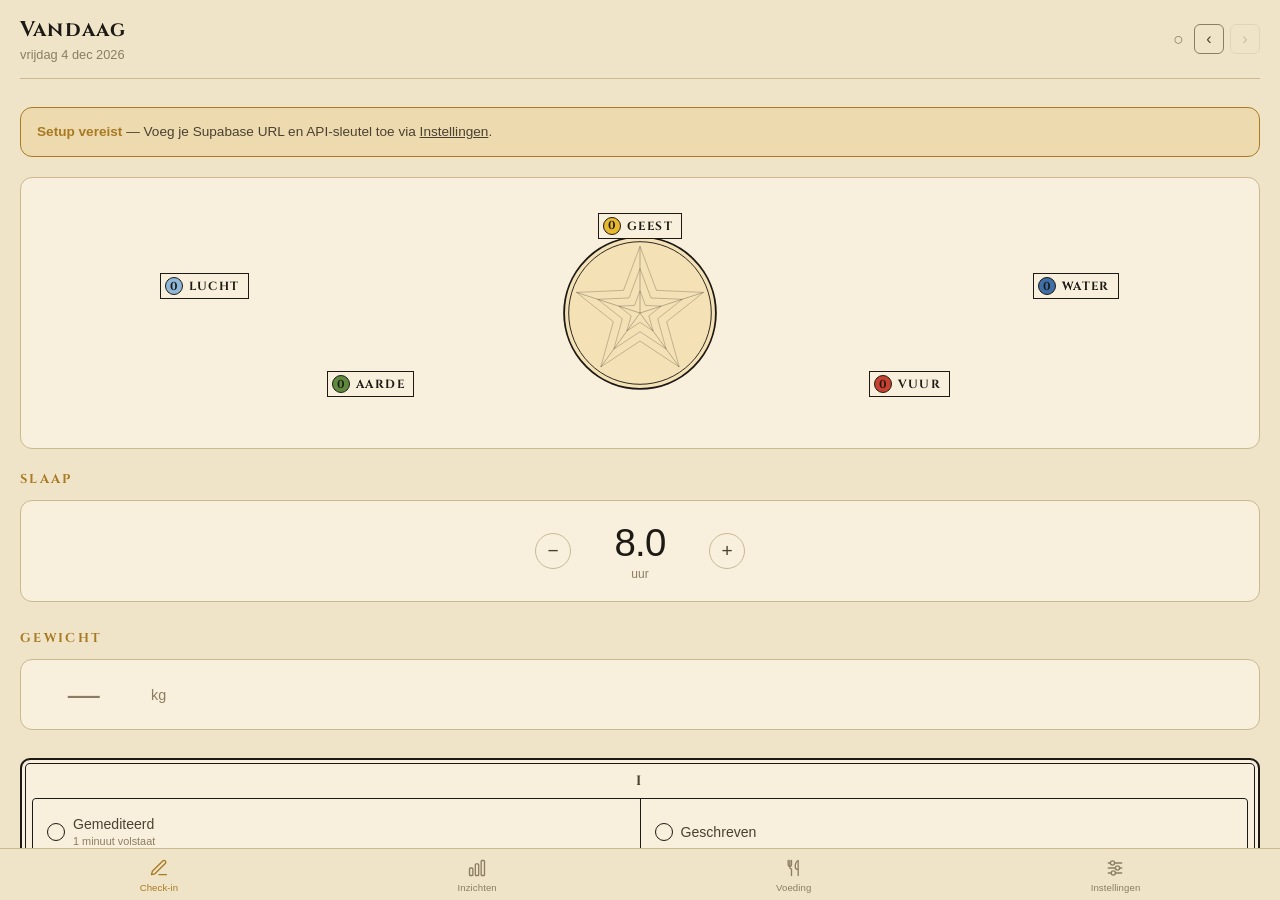
<file: index.html>
<!DOCTYPE html>
<html lang="nl">
<head>
  <meta charset="UTF-8">
  <meta name="viewport" content="width=device-width, initial-scale=1, viewport-fit=cover">
  <meta name="apple-mobile-web-app-capable" content="yes">
  <meta name="apple-mobile-web-app-status-bar-style" content="black-translucent">
  <meta name="theme-color" content="#efe4c8" id="theme-color-meta">
  <title>Dagboek</title>
  <link rel="manifest" href="manifest.json">
  <link rel="apple-touch-icon" href="icon2.png?v=167">
  <link rel="icon" href="icon.svg" type="image/svg+xml">
  <link rel="preconnect" href="https://fonts.googleapis.com">
  <link rel="preconnect" href="https://fonts.gstatic.com" crossorigin>
  <link href="https://fonts.googleapis.com/css2?family=Cinzel:wght@500;700&display=swap" rel="stylesheet">
  <link rel="stylesheet" href="style.css?v=167">
  <link rel="stylesheet" href="voeding.css?v=167">
</head>
<body>
<svg width="0" height="0" style="position:absolute" aria-hidden="true">
  <symbol id="suit-geest" viewBox="0 0 24 24"><path d="M12 12c-2-2.7-3.6-4-5.5-4a4 4 0 0 0 0 8c1.9 0 3.5-1.3 5.5-4zm0 0c2 2.7 3.6 4 5.5 4a4 4 0 0 0 0-8c-1.9 0-3.5 1.3-5.5 4z"/></symbol>
  <symbol id="suit-water" viewBox="0 0 24 24"><path d="M6 4h12c0 5-2.7 8-6 8s-6-3-6-8zM12 12v6M8 20h8"/></symbol>
  <symbol id="suit-vuur" viewBox="0 0 24 24"><path d="M6 20L17.5 4.5M13.8 9.6c1.4-.4 2.5 0 3.1 1M10.6 13.9c-1.4-.2-2.4.4-2.8 1.4M15.9 6.7c.1-1.3.9-2.1 2.1-2.3"/></symbol>
  <symbol id="suit-lucht" viewBox="0 0 24 24"><path d="M12 2.5l1.5 2.5V15h-3V5zM7.5 15h9M12 15v4.5"/><circle cx="12" cy="20.8" r="1.2"/></symbol>
  <symbol id="suit-aarde" viewBox="0 0 24 24"><circle cx="12" cy="12" r="9.5"/><path d="M12 4L16.7 18.47 4.39 9.53H19.61L7.3 18.47Z"/></symbol>
</svg>
<div id="app">
  <main id="main">

    <!-- ── Check-in Screen ── -->
    <section id="screen-checkin" class="screen active">
      <div class="screen-header">
        <div>
          <h1 id="checkin-title">Vandaag</h1>
          <div class="date-sub" id="checkin-date"></div>
        </div>
        <div class="date-nav">
          <button class="theme-btn theme-toggle-btn" id="theme-toggle" title="Dag/nacht">○</button>
          <button class="date-nav-btn today-btn" id="today-btn" onclick="goToToday()" style="display:none">Vandaag</button>
          <button class="date-nav-btn" id="date-prev" title="Vorige dag">‹</button>
          <button class="date-nav-btn" id="date-next" title="Volgende dag">›</button>
        </div>
      </div>

      <div id="setup-banner" class="setup-banner" style="display:none">
        <strong>Setup vereist</strong> — Voeg je Supabase URL en API-sleutel toe via <a href="#" onclick="showSettings()" style="color:var(--primary)">Instellingen</a>.
      </div>

      <div class="star-chart-card">
        <div id="star-chart"></div>
      </div>

      <div id="tarot-draw"></div>

      <div id="week-summary"></div>

      <!-- Slaap -->
      <div class="habit-section">
        <h2 class="persona-heading">Slaap</h2>
        <div class="sleep-row">
          <div class="sleep-controls">
            <button class="sleep-btn" id="sleep-minus">−</button>
            <div>
              <div class="sleep-value" id="sleep-value">7.5</div>
              <div class="sleep-label">uur</div>
            </div>
            <button class="sleep-btn" id="sleep-plus">+</button>
          </div>
        </div>
        <div id="sleep-warning" style="display:none"></div>
      </div>

      <!-- Gewicht -->
      <div class="habit-section">
        <h2 class="persona-heading">Gewicht</h2>
        <div class="weight-row">
          <input type="number" id="weight-input" placeholder="—" step="0.1" min="40" max="200">
          <span class="weight-unit">kg</span>
        </div>
        <div id="weight-warning" style="display:none"></div>
      </div>

      <!-- Geest -->
      <div class="habit-section tarot-card" data-element="geest">
        <div class="tarot-numeral">I</div>
        <div class="habit-grid">
          <button class="habit-btn" data-key="gemediteerd"><span class="habit-check"></span><span class="habit-label">Gemediteerd<span class="habit-hint">1 minuut volstaat</span></span></button>
          <button class="habit-btn" data-key="geschreven"><span class="habit-check"></span>Geschreven</button>
          <button class="habit-btn essential" data-key="stretch_routine"><span class="habit-check"></span>Stretch routine</button>
        </div>
        <div class="tarot-banner"><span class="suit-badge"><svg viewBox="0 0 24 24"><use href="#suit-geest"/></svg></span><h2 class="persona-heading">Geest</h2></div>
      </div>

      <!-- Water -->
      <div class="habit-section tarot-card" data-element="water">
        <div class="tarot-numeral">II</div>
        <div class="habit-grid">
          <button class="habit-btn" data-key="tijd_met_anderen"><span class="habit-check"></span>Tijd met anderen</button>
          <button class="habit-btn" data-key="geflirt"><span class="habit-check"></span>Geflirt</button>
          <button class="habit-btn" data-key="iemand_geholpen"><span class="habit-check"></span>Iemand geholpen</button>
        </div>
        <div class="tarot-banner"><span class="suit-badge"><svg viewBox="0 0 24 24"><use href="#suit-water"/></svg></span><h2 class="persona-heading">Water</h2></div>
      </div>

      <!-- Vuur -->
      <div class="habit-section tarot-card" data-element="vuur">
        <div class="tarot-numeral">III</div>
        <div class="habit-grid">
          <button class="habit-btn" data-key="gespeeld"><span class="habit-check"></span><span class="habit-label">Gespeeld<span class="habit-hint">1 minuut volstaat</span></span></button>
          <button class="habit-btn" data-key="koude_douche"><span class="habit-check"></span>Koude douche</button>
          <button class="habit-btn" data-key="comfort_zone_uitdaging"><span class="habit-check"></span>Comfort zone-uitdaging</button>
        </div>
        <div class="tarot-banner"><span class="suit-badge"><svg viewBox="0 0 24 24"><use href="#suit-vuur"/></svg></span><h2 class="persona-heading">Vuur</h2></div>
      </div>

      <!-- Aarde -->
      <div class="habit-section tarot-card" data-element="aarde">
        <div class="tarot-numeral">IV</div>
        <div class="habit-grid">
          <button class="habit-btn essential" data-key="gym"><span class="habit-check"></span>Gym</button>
          <button class="habit-btn essential" data-key="gewerkt"><span class="habit-check"></span>Gewerkt</button>
          <button class="habit-btn essential" data-key="geklust"><span class="habit-check"></span>Geklust</button>
        </div>
        <div class="tarot-banner"><span class="suit-badge"><svg viewBox="0 0 24 24"><use href="#suit-aarde"/></svg></span><h2 class="persona-heading">Aarde</h2></div>
      </div>

      <!-- Lucht -->
      <div class="habit-section tarot-card" data-element="lucht">
        <div class="tarot-numeral">V</div>
        <div class="habit-grid">
          <button class="habit-btn" data-key="geleest"><span class="habit-check"></span><span class="habit-label">Gelezen<span class="habit-hint">1 pagina volstaat</span></span></button>
          <button class="habit-btn" data-key="opleiding_gevolgd"><span class="habit-check"></span>Opleiding gevolgd</button>
          <button class="habit-btn" data-key="onbekende_aangesproken"><span class="habit-check"></span>Onbekende aangesproken</button>
        </div>
        <div class="tarot-banner"><span class="suit-badge"><svg viewBox="0 0 24 24"><use href="#suit-lucht"/></svg></span><h2 class="persona-heading">Lucht</h2></div>
      </div>

      <!-- Mood -->
      <div class="habit-section">
        <h2 class="persona-heading">Stemming</h2>
        <div class="mood-emojis">
          <button class="mood-btn" data-mood="😞">
            <svg viewBox="0 0 24 24" fill="none" stroke="currentColor" stroke-width="1.5" stroke-linecap="round" stroke-linejoin="round">
              <circle cx="12" cy="12" r="10"/>
              <circle cx="8.5" cy="10" r="1.1" fill="currentColor" stroke="none"/>
              <circle cx="15.5" cy="10" r="1.1" fill="currentColor" stroke="none"/>
              <path d="M7.5,17 Q12,12 16.5,17"/>
            </svg>
          </button>
          <button class="mood-btn" data-mood="😕">
            <svg viewBox="0 0 24 24" fill="none" stroke="currentColor" stroke-width="1.5" stroke-linecap="round" stroke-linejoin="round">
              <circle cx="12" cy="12" r="10"/>
              <circle cx="8.5" cy="10" r="1.1" fill="currentColor" stroke="none"/>
              <circle cx="15.5" cy="10" r="1.1" fill="currentColor" stroke="none"/>
              <path d="M7.5,16.5 Q12,14 16.5,16.5"/>
            </svg>
          </button>
          <button class="mood-btn" data-mood="😐">
            <svg viewBox="0 0 24 24" fill="none" stroke="currentColor" stroke-width="1.5" stroke-linecap="round" stroke-linejoin="round">
              <circle cx="12" cy="12" r="10"/>
              <circle cx="8.5" cy="10" r="1.1" fill="currentColor" stroke="none"/>
              <circle cx="15.5" cy="10" r="1.1" fill="currentColor" stroke="none"/>
              <line x1="7.5" y1="15.5" x2="16.5" y2="15.5"/>
            </svg>
          </button>
          <button class="mood-btn" data-mood="🙂">
            <svg viewBox="0 0 24 24" fill="none" stroke="currentColor" stroke-width="1.5" stroke-linecap="round" stroke-linejoin="round">
              <circle cx="12" cy="12" r="10"/>
              <circle cx="8.5" cy="10" r="1.1" fill="currentColor" stroke="none"/>
              <circle cx="15.5" cy="10" r="1.1" fill="currentColor" stroke="none"/>
              <path d="M7.5,15 Q12,18.5 16.5,15"/>
            </svg>
          </button>
          <button class="mood-btn" data-mood="😄">
            <svg viewBox="0 0 24 24" fill="none" stroke="currentColor" stroke-width="1.5" stroke-linecap="round" stroke-linejoin="round">
              <circle cx="12" cy="12" r="10"/>
              <path d="M7.5,10.5 Q8.5,9 9.5,10.5"/>
              <path d="M14.5,10.5 Q15.5,9 16.5,10.5"/>
              <path d="M7,15 Q12,20.5 17,15"/>
            </svg>
          </button>
        </div>
        <div class="emotion-grid">
          <button class="emotion-btn" data-key="blij">Blij</button>
          <button class="emotion-btn" data-key="bang">Bang</button>
          <button class="emotion-btn" data-key="boos">Boos</button>
          <button class="emotion-btn" data-key="verdrietig">Verdrietig</button>
        </div>
      </div>

      <!-- Notities -->
      <div class="habit-section">
        <h2 class="persona-heading">Notities</h2>
        <textarea id="notes-input" placeholder="Hoe was je dag?"></textarea>
      </div>

      <div class="save-container">
        <button class="save-btn" id="save-btn">Opslaan</button>
      </div>
    </section>

    <!-- ── Insights Screen ── -->
    <section id="screen-insights" class="screen">
      <div class="screen-header screen-header-stacked">
        <div class="screen-header-row">
          <h1>Inzichten</h1>
          <button class="theme-btn theme-toggle-btn" title="Dag/nacht">○</button>
        </div>
        <div class="period-selector">
          <button class="period-btn active" data-period="week">Deze week</button>
          <button class="period-btn" data-period="lastweek">Vorige week</button>
          <button class="period-btn" data-period="month">Deze maand</button>
          <button class="period-btn" data-period="3months">3 maanden</button>
          <button class="period-btn" data-period="6months">6 maanden</button>
          <button class="period-btn" data-period="custom">Aangepast</button>
        </div>
      </div>

      <div id="custom-range" style="display:none; margin-bottom:16px; display:none">
        <div style="display:flex; gap:8px; align-items:center">
          <input type="date" id="range-from" style="flex:1; background:var(--surface); border:1px solid var(--border); border-radius:8px; color:var(--text); padding:8px 10px; font-family:inherit; font-size:0.85rem;">
          <span style="color:var(--text-muted); font-size:0.85rem">t/m</span>
          <input type="date" id="range-to" style="flex:1; background:var(--surface); border:1px solid var(--border); border-radius:8px; color:var(--text); padding:8px 10px; font-family:inherit; font-size:0.85rem;">
          <button onclick="loadInsights()" style="background:var(--accent); border:none; border-radius:8px; color:white; padding:8px 12px; font-size:0.85rem; cursor:pointer;">↩</button>
        </div>
      </div>

      <div id="insights-content">
        <div class="loading"><div class="spinner"></div>Laden…</div>
      </div>
    </section>

    <!-- ── Voeding Screen ── -->
    <section id="screen-voeding" class="screen">
      <div class="screen-header">
        <div>
          <h1 id="vd-titel">Vandaag</h1>
          <div class="date-sub" id="vd-datum"></div>
        </div>
        <div class="date-nav">
          <button class="theme-btn theme-toggle-btn" title="Dag/nacht">○</button>
          <button class="date-nav-btn today-btn" id="vd-btn-vandaag" data-vact="vandaag" hidden>Vandaag</button>
          <button class="date-nav-btn" data-vact="prev" title="Vorige dag">‹</button>
          <button class="date-nav-btn" data-vact="next" title="Volgende dag">›</button>
        </div>
      </div>
      <div class="vd-tabs" role="tablist">
        <button data-vtab="dag" class="active">Dag</button>
        <button data-vtab="week">Week</button>
        <button data-vtab="menu">Menu's</button>
        <button data-vtab="shop">Boodschappen</button>
      </div>
      <div id="vd-banner"></div>

      <div class="vd-pane" id="vd-dag">
        <div id="vd-training"></div>
        <div id="vd-nudge"></div>
        <div id="vd-sum"></div>
        <div id="vd-meals"></div>
        <div id="vd-extras"></div>
        <button class="vd-add" data-vact="extra">+ Iets extra gegeten</button>
      </div>

      <div class="vd-pane" id="vd-week" hidden></div>

      <div class="vd-pane" id="vd-menu-pane" hidden>
        <div id="vd-menu"></div>
        <details class="vd-card vd-panel">
          <summary>+ Eigen variant</summary>
          <form id="vd-form-eigen" class="vd-form">
            <label>Maaltijd<select id="vd-e-slot"></select></label>
            <label>Naam<input id="vd-e-naam" required placeholder="bv. Kip-pasta met groenten"></label>
            <div class="vd-row4">
              <label>KH (g)<input id="vd-e-kh" type="number" step="0.1" min="0" required inputmode="decimal"></label>
              <label>Eiwit (g)<input id="vd-e-eiwit" type="number" step="0.1" min="0" required inputmode="decimal"></label>
              <label>Vet (g)<input id="vd-e-vet" type="number" step="0.1" min="0" required inputmode="decimal"></label>
              <label>Verz. (g)<input id="vd-e-vz" type="number" step="0.1" min="0" required inputmode="decimal"></label>
            </div>
            <label>Ingrediënten, één per lijn<textarea id="vd-e-ing" rows="4" placeholder="150 g kipfilet&#10;60 g volkorenpasta&#10;1 el olijfolie"></textarea></label>
            <button class="save-btn" type="submit">Variant opslaan</button>
          </form>
        </details>
        <details class="vd-card vd-panel">
          <summary>Doelen en schema</summary>
          <form id="vd-form-inst" class="vd-form">
            <div class="vd-row2">
              <label>Eiwit per dag (g)<input id="vd-i-eiwit" type="number" min="0" inputmode="numeric"></label>
              <label>Max. verzadigd vet (g)<input id="vd-i-vz" type="number" min="0" inputmode="numeric"></label>
            </div>
            <label>Energie per dag (kcal)<input id="vd-i-kcal" type="number" min="0" step="50" inputmode="numeric"></label>
            <div class="vd-row2">
              <label>Training van<input id="vd-i-tstart" type="time"></label>
              <label>tot<input id="vd-i-tend" type="time"></label>
            </div>
            <p class="vd-sub">Vaste cardio</p>
            <div class="vd-row2">
              <label>Dag<select id="vd-c-dag"></select></label>
              <label>Wat<input id="vd-c-naam" placeholder="bv. Zwemmen"></label>
              <label>Van<input id="vd-c-start" type="time"></label>
              <label>Tot<input id="vd-c-end" type="time"></label>
            </div>
            <p class="vd-sub">Trainingsschema</p>
            <div id="vd-i-schema" class="vd-row2"></div>
            <p class="vd-sub">Tijdstippen maaltijden</p>
            <div id="vd-i-tijden" class="vd-row2"></div>
            <button class="save-btn" type="submit">Opslaan</button>
          </form>
        </details>
      </div>

      <div class="vd-pane" id="vd-shop-pane" hidden>
        <div class="vd-shopbar">
          <label>Boodschappen op<input type="date" id="vd-shop-from"></label>
          <label>voor<select id="vd-shop-days"><option value="3">3 dagen</option><option value="4">4 dagen</option><option value="5">5 dagen</option><option value="6">6 dagen</option><option value="7">7 dagen</option><option value="10">10 dagen</option><option value="14">14 dagen</option></select></label>
        </div>
        <div class="vd-xhead"><p class="vd-sub" id="vd-shop-sub" style="margin:0"></p><button class="vd-btn" data-vact="shopreset">Vinkjes wissen</button></div>
        <div id="vd-shop"></div>
      </div>
    </section>

    <!-- ── Tarot Screen (geopend vanaf de kaart op het invulscherm) ── -->
    <section id="screen-tarot" class="screen">
      <div class="screen-header">
        <button class="date-nav-btn" onclick="navigate('checkin')" title="Terug">‹</button>
        <h1>Tarot</h1>
        <button class="theme-btn theme-toggle-btn" title="Dag/nacht">○</button>
      </div>
      <div id="tarot-content"></div>
    </section>

    <!-- ── Settings Screen ── -->
    <section id="screen-settings" class="screen">
      <div class="screen-header">
        <h1>Instellingen</h1>
        <button class="theme-btn theme-toggle-btn" title="Dag/nacht">○</button>
      </div>

      <div class="settings-section">
        <h2>Supabase</h2>
        <label>Project URL</label>
        <input type="url" id="sb-url" placeholder="https://xxxx.supabase.co">
        <label>Anon Key</label>
        <input type="text" autocomplete="off" autocorrect="off" autocapitalize="off" spellcheck="false" id="sb-key" placeholder="eyJ…">
        <div class="connection-status" id="sb-status">
          <span class="status-dot idle"></span> Niet getest
        </div>
        <div style="display:flex;gap:8px;margin-top:12px">
          <button class="save-btn" style="padding:12px" onclick="saveSupabase()">Opslaan</button>
          <button class="btn-secondary" style="flex:1;padding:12px" onclick="testSupabase()">Test verbinding</button>
        </div>
      </div>

      <div class="settings-section">
        <h2>Herinneringen</h2>
        <p style="font-size:0.82rem;color:var(--text-muted);line-height:1.5;margin-bottom:0">
          Dagelijkse herinnering om in te loggen — 8:00 en 20:00.
        </p>
        <div class="connection-status" id="notification-status" style="margin-top:10px">
          <span class="status-dot idle"></span> Niet ingeschakeld
        </div>
        <div style="margin-top:12px">
          <button class="save-btn" id="notification-toggle-btn" onclick="toggleNotifications()">Inschakelen</button>
        </div>
      </div>

      <div class="settings-section">
        <h2>Sensor</h2>
        <p style="font-size:0.82rem;color:var(--text-muted);line-height:1.5;margin-bottom:12px" id="sensor-status">
          Nog geen sensor geregistreerd.
        </p>
        <label>Startmoment</label>
        <input type="datetime-local" id="sensor-start-input">
        <button class="save-btn" style="margin-top:12px" onclick="logSensorStart()">Sensor-start registreren</button>
        <div id="sensor-history" style="margin-top:14px"></div>
      </div>

      <div class="settings-section">
        <h2>Backup</h2>
        <p style="font-size:0.82rem;color:var(--text-muted);line-height:1.5;margin-bottom:14px">
          Sla je instellingen op zodat je ze na een reset snel kunt herstellen.
        </p>
        <p style="font-size:0.82rem;color:var(--text-muted);line-height:1.5;margin-bottom:14px">
          Genereer een herstel-URL en sla die op als Safari-bladwijzer. Na elke reset: bladwijzer aanklikken → alle instellingen laden automatisch.
        </p>
        <button class="save-btn" onclick="exportSettings()" style="margin-bottom:10px">Genereer herstel-URL</button>
        <div id="backup-export-box" style="display:none;margin-bottom:14px">
          <textarea id="backup-output" style="min-height:60px;font-size:0.65rem;font-family:monospace;word-break:break-all" readonly onclick="this.select()"></textarea>
          <p style="font-size:0.75rem;color:var(--text-muted);margin-top:6px">URL is gekopieerd naar klembord. Sla op als Safari-bladwijzer of iCloud-notitie.</p>
          <a id="restore-url-output" href="#" style="display:block;margin-top:8px;font-size:0.8rem;color:var(--accent);text-align:center" onclick="return false">Tik hier om bladwijzer toe te voegen</a>
        </div>
        <label style="margin-top:8px">Herstel vanuit backup-URL</label>
        <textarea id="backup-input" placeholder="Plak hier je herstel-URL of JSON backup…" style="min-height:72px;font-size:0.8rem"></textarea>
        <button class="btn-secondary" onclick="importSettings()" style="width:100%;padding:12px;margin-top:8px">Importeer</button>
      </div>

      <div class="settings-section">
        <h2>Over</h2>
        <p style="font-size:0.82rem;color:var(--text-muted);line-height:1.6">
          Dagboek v1.66<br>
          Data wordt opgeslagen in Supabase.
        </p>
      </div>
    </section>

  </main>

  <!-- ── Bottom Navigation ── -->
  <nav class="bottom-nav">
    <button class="nav-item active" data-screen="checkin">
      <span class="nav-icon"><svg viewBox="0 0 24 24"><path d="M12 20h9"/><path d="M16.5 3.5a2.121 2.121 0 013 3L7 19l-4 1 1-4 12.5-12.5z"/></svg></span>
      <span class="nav-label">Check-in</span>
    </button>
    <button class="nav-item" data-screen="insights">
      <span class="nav-icon"><svg viewBox="0 0 24 24"><rect x="3" y="12" width="4" height="9" rx="1"/><rect x="10" y="7" width="4" height="14" rx="1"/><rect x="17" y="3" width="4" height="18" rx="1"/></svg></span>
      <span class="nav-label">Inzichten</span>
    </button>
    <button class="nav-item" data-screen="voeding">
      <span class="nav-icon"><svg viewBox="0 0 24 24"><path d="M7 3v8a2 2 0 002 2v8"/><path d="M5 3v5a2 2 0 002 2"/><path d="M9 3v5a2 2 0 01-2 2"/><path d="M17 21V3c-2 1-3.5 3.5-3.5 7s1.5 4 3.5 4"/></svg></span>
      <span class="nav-label">Voeding</span>
    </button>
    <button class="nav-item" data-screen="settings">
      <span class="nav-icon"><svg viewBox="0 0 24 24"><line x1="4" y1="6" x2="20" y2="6"/><line x1="4" y1="12" x2="20" y2="12"/><line x1="4" y1="18" x2="20" y2="18"/><circle cx="9" cy="6" r="2.5" fill="var(--bg)"/><circle cx="15" cy="12" r="2.5" fill="var(--bg)"/><circle cx="10" cy="18" r="2.5" fill="var(--bg)"/></svg></span>
      <span class="nav-label">Instellingen</span>
    </button>
  </nav>
</div>

<div class="toast" id="toast"></div>

<dialog id="vd-pick" class="vd-dlg">
  <div class="vd-dlg-in">
    <div class="vd-xhead"><h3 id="vd-pick-title">Opties</h3><button class="vd-btn" type="button" data-close aria-label="Sluiten">✕</button></div>
    <p id="vd-pick-why" class="vd-sub" style="margin:0"></p>
    <div id="vd-pick-list" class="vd-foods"></div>
  </div>
</dialog>

<dialog id="vd-dlg" class="vd-dlg">
  <div class="vd-dlg-in">
    <div class="vd-xhead"><h3>Iets extra</h3><button class="vd-btn" type="button" data-close aria-label="Sluiten">✕</button></div>
    <input type="search" id="vd-x-zoek" class="vd-search" placeholder="Zoek, bv. kip, skyr, banaan" autocomplete="off" enterkeyhint="done" aria-label="Zoek voeding">
    <div id="vd-x-qty" class="vd-qty" role="group" aria-label="Hoeveelheid">
      <button type="button" data-q="0.5">½×</button><button type="button" data-q="1" class="on">1×</button><button type="button" data-q="1.5">1½×</button><button type="button" data-q="2">2×</button><button type="button" data-q="3">3×</button>
    </div>
    <div id="vd-x-lijst" class="vd-foods"></div>
    <details id="vd-x-eigen">
      <summary>Zelf invullen</summary>
      <div class="vd-form">
        <label>Wat<input id="vd-x-naam" placeholder="bv. stuk taart"></label>
        <div class="vd-row4">
          <label>KH<input id="vd-x-kh" type="number" step="0.1" min="0" inputmode="decimal"></label>
          <label>Eiwit<input id="vd-x-eiwit" type="number" step="0.1" min="0" inputmode="decimal"></label>
          <label>Vet<input id="vd-x-vet" type="number" step="0.1" min="0" inputmode="decimal"></label>
          <label>Verz.<input id="vd-x-vz" type="number" step="0.1" min="0" inputmode="decimal"></label>
        </div>
        <label class="vd-check"><input type="checkbox" id="vd-x-hypo"> Hypo-correctie</label>
        <button class="save-btn" type="button" id="vd-x-add">Toevoegen</button>
      </div>
    </details>
  </div>
</dialog>

<script src="tarot.js?v=167"></script>
<script src="app.js?v=167"></script>
<script src="voeding-data.js?v=167"></script>
<script src="voeding.js?v=167"></script>
</body>
</html>
</file>
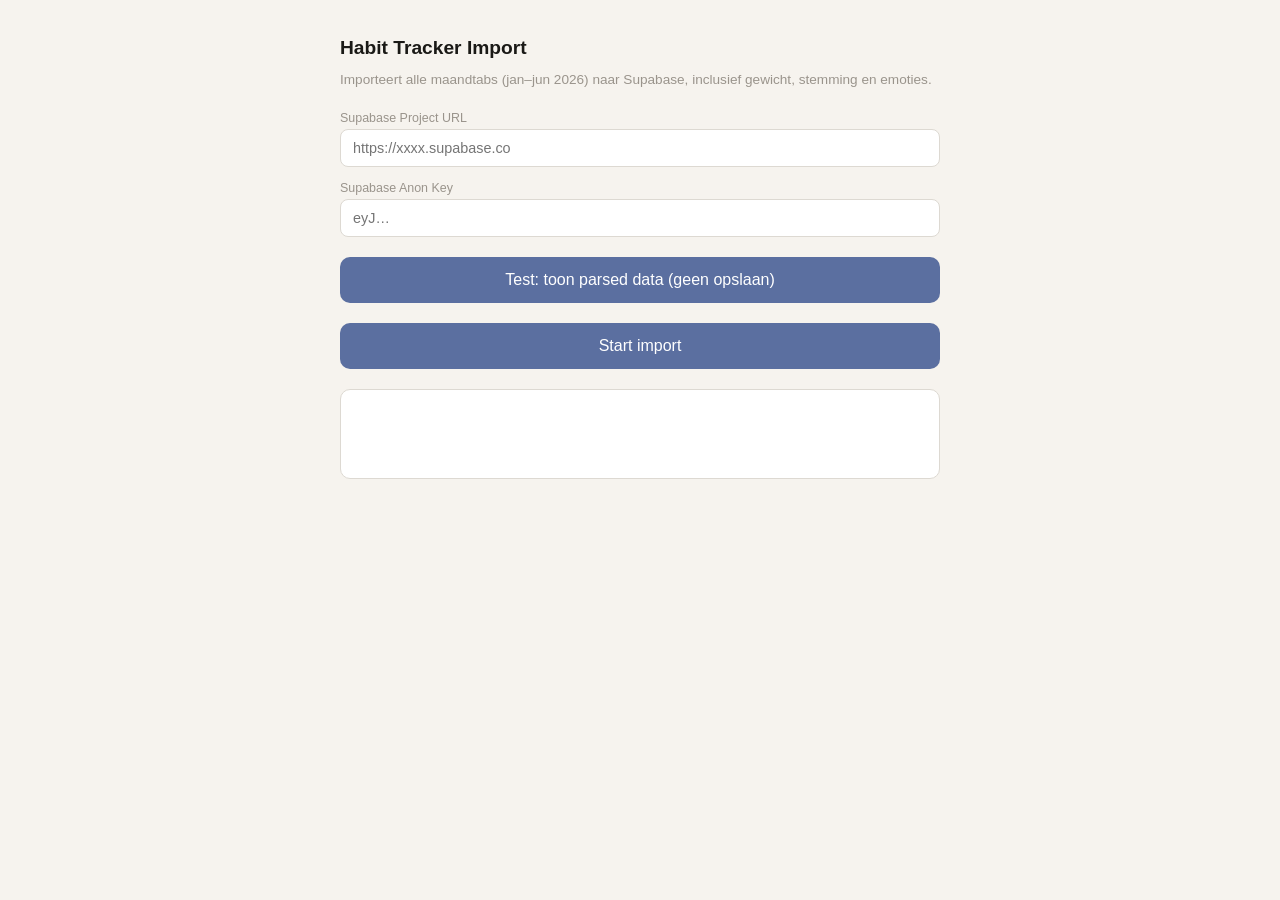
<file: import.html>
<!DOCTYPE html>
<html lang="nl">
<head>
<meta charset="UTF-8">
<meta name="viewport" content="width=device-width, initial-scale=1">
<title>Habit Tracker Import</title>
<style>
  body { font-family: -apple-system, sans-serif; background: #f6f3ee; color: #1a1916; padding: 24px; max-width: 600px; margin: 0 auto; }
  h1 { font-size: 1.2rem; margin-bottom: 4px; }
  p { font-size: 0.85rem; color: #9a948c; margin-bottom: 24px; }
  label { display: block; font-size: 0.78rem; color: #9a948c; margin-bottom: 4px; margin-top: 14px; }
  input { width: 100%; padding: 10px 12px; border: 1px solid #ddd9d2; border-radius: 8px; font-size: 0.9rem; background: #fff; color: #1a1916; box-sizing: border-box; }
  button { margin-top: 20px; width: 100%; padding: 14px; background: #5b6fa0; color: white; border: none; border-radius: 10px; font-size: 1rem; font-weight: 500; cursor: pointer; }
  button:disabled { opacity: 0.4; cursor: default; }
  #log { margin-top: 20px; background: #fff; border: 1px solid #ddd9d2; border-radius: 10px; padding: 14px; font-size: 0.82rem; font-family: monospace; line-height: 1.7; min-height: 60px; white-space: pre-wrap; }
  .ok { color: #4a7c59; }
  .err { color: #a05b5b; }
  .info { color: #5b6fa0; }
</style>
</head>
<body>
<h1>Habit Tracker Import</h1>
<p>Importeert alle maandtabs (jan–jun 2026) naar Supabase, inclusief gewicht, stemming en emoties.</p>

<label>Supabase Project URL</label>
<input id="sb-url" type="url" placeholder="https://xxxx.supabase.co">

<label>Supabase Anon Key</label>
<input id="sb-key" type="password" placeholder="eyJ…">

<button id="btn-test" onclick="runTest()">Test: toon parsed data (geen opslaan)</button>
<button id="btn" onclick="runImport()">Start import</button>
<div id="log"></div>

<script>
const SHEET_ID = '1H-v33CiLyoyHes4GbZMsrwMNhqJeOnonZCQqcFxIofw';

const MONTHS = [
  { name: 'Januari 2026',  gid: 0,          year: 2026, month: 1 },
  { name: 'Februari 2026', gid: 172302853,   year: 2026, month: 2 },
  { name: 'Maart 2026',    gid: 1264851430,  year: 2026, month: 3 },
  { name: 'April 2026',    gid: 1175633918,  year: 2026, month: 4 },
  { name: 'Mei 2026',      gid: 2067809099,  year: 2026, month: 5 },
  { name: 'Juni 2026',     gid: 1234435434,  year: 2026, month: 6 },
];

// Maps sheet row labels → Supabase column names
const HABIT_MAP = {
  'bewogen':             'gym',
  'gym':                 'gym',
  'gewerkt':             'gewerkt',
  'geklust':             'geklust',
  'geschreven':          'geschreven',
  'geleest':             'geleest',
  'gemediteerd':         'gemediteerd',
  'tijd met anderen':    'tijd_met_anderen',
  'gespeeld':            'gespeeld',
  'te veel/weinig eten': 'te_veel_weinig_eten',
  'gedoomscrolled':      'gedoomscrolled',
  'gemasturbeerd':       'gemasturbeerd',
  'porno gekeken':       'porno_gekeken',
};

const EMOTION_MAP = {
  'blij':       'blij',
  'bang':       'bang',
  'boos':       'boos',
  'verdrietig': 'verdrietig',
};

const MOOD_EMOJIS = ['😄','🙂','😐','🙁','😩'];

function log(msg, cls='') {
  const el = document.getElementById('log');
  el.innerHTML += `<span class="${cls}">${msg}</span>\n`;
  el.scrollTop = el.scrollHeight;
}

function parseCSV(text) {
  return text.split('\n').map(line => {
    const cols = [];
    let cur = '', inQ = false;
    for (let i = 0; i < line.length; i++) {
      if (line[i] === '"') { inQ = !inQ; }
      else if (line[i] === ',' && !inQ) { cols.push(cur.trim()); cur = ''; }
      else cur += line[i];
    }
    cols.push(cur.trim());
    return cols;
  });
}

function parseMonth(csvText, year, month) {
  const rows = parseCSV(csvText);
  const dayCount = new Date(year, month, 0).getDate();
  const pad = n => String(n).padStart(2, '0');

  const entries = {};
  for (let d = 1; d <= dayCount; d++) {
    entries[d] = {
      date: `${year}-${pad(month)}-${pad(d)}`,
      gym: false, gewerkt: false, geklust: false, geschreven: false,
      geleest: false, gemediteerd: false, tijd_met_anderen: false, gespeeld: false,
      te_veel_weinig_eten: false, gedoomscrolled: false, gemasturbeerd: false, porno_gekeken: false,
      slaap: null, gewicht: null,
      mood_emoji: null, blij: false, bang: false, boos: false, verdrietig: false,
    };
  }

  // Find first header row (contains day numbers 1, 2, 3...)
  let startRow = -1;
  for (let i = 0; i < rows.length; i++) {
    if (rows[i][1] === '1' && rows[i][2] === '2' && rows[i][3] === '3') {
      startRow = i; break;
    }
  }
  if (startRow < 0) return [];

  let mode = 'habits';

  for (let r = startRow + 1; r < rows.length; r++) {
    const row = rows[r];
    const raw = (row[0] || '').trim();
    const label = raw.toLowerCase();

    // Section switches
    if (label === 'slaap')   { mode = 'slaap';   continue; }
    if (label === 'gewicht') { mode = 'gewicht';  continue; }
    if (label === 'gemoed')  { mode = 'gemoed';   continue; }
    if (label === '-')       break;

    // New header row (day numbers) — skip
    if (row[1] === '1' && row[2] === '2') continue;

    if (mode === 'habits') {
      const col = HABIT_MAP[label];
      if (!col) continue;
      for (let d = 1; d <= dayCount; d++) {
        if ((row[d] || '').trim() === '1') entries[d][col] = true;
      }
    }

    if (mode === 'slaap') {
      const hours = parseFloat(label);
      if (!isNaN(hours)) {
        for (let d = 1; d <= dayCount; d++) {
          if ((row[d] || '').trim() === '1') entries[d].slaap = hours;
        }
      }
    }

    if (mode === 'gewicht') {
      // Accept "kg" or any label containing a weight row (ochtend, avond, etc.)
      const isWeightRow = label === 'kg' || label.includes('u)') || label.includes('ochtend') || label.includes('avond');
      if (isWeightRow) {
        for (let d = 1; d <= dayCount; d++) {
          const v = parseFloat((row[d] || '').replace(',', '.'));
          if (!isNaN(v) && entries[d].gewicht === null) entries[d].gewicht = v;
        }
      }
    }

    if (mode === 'gemoed') {
      // Mood emoji rows
      if (MOOD_EMOJIS.includes(raw)) {
        for (let d = 1; d <= dayCount; d++) {
          if ((row[d] || '').trim() === '1' && entries[d].mood_emoji === null) {
            entries[d].mood_emoji = raw;
          }
        }
        continue;
      }
      // Emotion rows (Blij, Bang, Boos, Verdrietig)
      const ecol = EMOTION_MAP[label];
      if (ecol) {
        for (let d = 1; d <= dayCount; d++) {
          if ((row[d] || '').trim() === '1') entries[d][ecol] = true;
        }
      }
    }
  }

  return Object.values(entries);
}

async function insertRows(sbUrl, sbKey, rows) {
  const res = await fetch(`${sbUrl}/rest/v1/habit_entries?on_conflict=date`, {
    method: 'POST',
    headers: {
      'apikey': sbKey,
      'Authorization': `Bearer ${sbKey}`,
      'Content-Type': 'application/json',
      'Prefer': 'return=minimal,resolution=merge-duplicates',
    },
    body: JSON.stringify(rows),
  });
  if (!res.ok) {
    const err = await res.text();
    throw new Error(`${res.status}: ${err}`);
  }
}

function hasData(r) {
  return r.gym || r.gewerkt || r.geklust || r.geschreven || r.geleest ||
    r.gemediteerd || r.tijd_met_anderen || r.gespeeld ||
    r.te_veel_weinig_eten || r.gedoomscrolled || r.gemasturbeerd ||
    r.porno_gekeken || r.slaap !== null || r.gewicht !== null ||
    r.mood_emoji !== null || r.blij || r.bang || r.boos || r.verdrietig;
}

async function runTest() {
  const btn = document.getElementById('btn-test');
  btn.disabled = true;
  document.getElementById('log').innerHTML = '';
  log('Ophalen en parsen (geen opslaan)…', 'info');

  for (const m of MONTHS) {
    log(`\n── ${m.name} ──`, 'info');
    try {
      const csvUrl = `https://docs.google.com/spreadsheets/d/${SHEET_ID}/export?format=csv&gid=${m.gid}`;
      const res = await fetch(csvUrl);
      if (!res.ok) throw new Error(`HTTP ${res.status}`);
      const text = await res.text();

      const rows = parseMonth(text, m.year, m.month);
      const gymDays = rows.filter(r => r.gym).map(r => r.date);
      const gewerktDays = rows.filter(r => r.gewerkt).map(r => r.date.slice(-2));
      const withData = rows.filter(hasData);

      log(`  Dagen met data: ${withData.length}`, 'ok');
      log(`  Gym (${gymDays.length} dagen): ${gymDays.map(d => d.slice(-2)).join(', ') || '(geen)'}`, gymDays.length ? 'ok' : 'err');
      log(`  Gewerkt (${gewerktDays.length} dagen): ${gewerktDays.join(', ') || '(geen)'}`, gewerktDays.length ? 'ok' : 'err');

      // Show first 5 rows raw for debugging
      const rawRows = parseCSV(text);
      log(`  Eerste 5 rijen CSV (raw):`, 'info');
      for (let i = 0; i < Math.min(rawRows.length, 8); i++) {
        const r = rawRows[i];
        if (r.every(c => !c)) continue;
        log(`    [${i}] "${r[0]}" | d1="${r[1]}" | d2="${r[2]}" | d3="${r[3]}"`, '');
      }
    } catch (e) {
      log(`  ✗ Fout: ${e.message}`, 'err');
    }
  }

  log('\nTest klaar.', 'ok');
  btn.disabled = false;
}

async function runImport() {
  const sbUrl = document.getElementById('sb-url').value.trim().replace(/\/$/, '');
  const sbKey = document.getElementById('sb-key').value.trim();
  if (!sbUrl || !sbKey) { alert('Vul Supabase URL en key in.'); return; }

  const btn = document.getElementById('btn');
  btn.disabled = true;
  document.getElementById('log').innerHTML = '';
  log('Import gestart…', 'info');

  let total = 0;

  for (const m of MONTHS) {
    log(`\nOphalen: ${m.name}…`, 'info');
    try {
      const csvUrl = `https://docs.google.com/spreadsheets/d/${SHEET_ID}/export?format=csv&gid=${m.gid}`;
      const res = await fetch(csvUrl);
      if (!res.ok) throw new Error(`HTTP ${res.status}`);
      const text = await res.text();

      const rows = parseMonth(text, m.year, m.month);
      const withData = rows.filter(hasData);

      if (!withData.length) { log(`  Geen data gevonden, overgeslagen.`); continue; }

      await insertRows(sbUrl, sbKey, rows);
      total += withData.length;
      log(`  ✓ ${withData.length} dagen met data (${rows.length} dagen totaal)`, 'ok');
    } catch (e) {
      log(`  ✗ Fout: ${e.message}`, 'err');
    }
  }

  log(`\nKlaar. ${total} dagen met data geïmporteerd.`, 'ok');
  btn.disabled = false;
}
</script>
</body>
</html>
</file>
<file: style.css>
/* ── Reset ── */
*, *::before, *::after { box-sizing: border-box; margin: 0; padding: 0; }

/* ── Themes ── */
:root {
  /* Rider-Waite-Smith: perkament, inkt en de vlakke kleuren van Pamela Colman Smith */
  --bg: #efe4c8;
  --bg-2: #e6d8b6;
  --surface: #f8f0dc;
  --border: #cbb98f;
  --ink: #1d1a16;
  --text: #1d1a16;
  --text-sub: #4a4132;
  --text-muted: #8c7d62;
  --accent: #a87a22;
  --accent-bg: rgba(226, 169, 43, 0.16);
  --bonus: #3f6fa8;
  --bonus-bg: rgba(63, 111, 168, 0.10);
  --danger: #b23a2a;
  --danger-bg: rgba(178, 58, 42, 0.08);
  --success: #5f8a3e;
  --gold: #e2a92b;
  --el-geest: #e8b92e;
  --el-water: #3f6fa8;
  --el-vuur: #c8402f;
  --el-aarde: #5f8a3e;
  --el-lucht: #8fb8d8;
  --display: 'Cinzel', 'Trajan Pro', Georgia, serif;
  --nav-h: 52px;
}

/* Nachtthema in de sfeer van De Ster / De Maan: nachtblauw met gouden lijnen */
[data-theme="dark"] {
  --bg: #10182b;
  --bg-2: #162038;
  --surface: #1a2540;
  --border: #2f3d5f;
  --ink: #d9b45a;
  --text: #efe6cf;
  --text-sub: #bdb39b;
  --text-muted: #7d8099;
  --accent: #d9b45a;
  --accent-bg: rgba(217, 180, 90, 0.14);
  --bonus: #8fb3e0;
  --bonus-bg: rgba(143, 179, 224, 0.12);
  --danger: #e07a6a;
  --danger-bg: rgba(224, 122, 106, 0.12);
  --success: #8db870;
  --gold: #d9b45a;
  --el-geest: #e8c35e;
  --el-water: #6f9fd8;
  --el-vuur: #e0634f;
  --el-aarde: #86b062;
  --el-lucht: #a9cde6;
}

/* ── Base ── */
html { font-size: 16px; height: 100%; overflow: hidden; }

body {
  font-family: -apple-system, BlinkMacSystemFont, 'Inter', 'Helvetica Neue', sans-serif;
  background: var(--bg);
  color: var(--text);
  height: 100%;
  overflow: hidden;
  overscroll-behavior: none;
  -webkit-font-smoothing: antialiased;
  transition: background 0.4s, color 0.4s;
}

/* ── Layout ── */
#app { display: flex; flex-direction: column; height: 100%; }

main {
  flex: 1;
  min-height: 0;
  overflow-y: auto;
  -webkit-overflow-scrolling: touch;
  padding-bottom: calc(var(--nav-h) + min(env(safe-area-inset-bottom), 10px) + 16px);
  position: relative;
  z-index: 2;
}

#checkin-bg-card {
  position: fixed;
  top: 0;
  left: 0;
  right: 0;
  bottom: calc(var(--nav-h) + min(env(safe-area-inset-bottom), 10px));
  background: var(--bg);
  border-radius: 14px;
  box-shadow: 0 0 0 1px var(--border), 0 6px 24px rgba(0,0,0,0.10);
  z-index: 1;
  opacity: 0;
  transform: scale(0.92);
  pointer-events: none;
  overflow: hidden;
  transition: none;
  padding: 0 20px;
}

.screen { display: none; padding: 0 20px; }
.screen.active { display: block; }

/* ── Header ── */
.screen-header {
  position: -webkit-sticky;
  position: sticky;
  top: 0;
  z-index: 10;
  background: var(--bg);
  padding: calc(env(safe-area-inset-top) + 16px) 0 16px;
  display: flex;
  align-items: center;
  justify-content: space-between;
  border-bottom: 1px solid var(--border);
  margin-bottom: 28px;
  transition: background 0.4s;
}

.screen-header-stacked {
  flex-direction: column;
  align-items: stretch;
  padding-bottom: 12px;
  gap: 0;
}

.screen-header-row {
  display: flex;
  align-items: center;
  justify-content: space-between;
  padding-bottom: 12px;
}

.screen-header-stacked .period-selector {
  margin-bottom: 0;
}

.screen-header h1 {
  font-family: var(--display);
  font-size: 1.3rem;
  font-weight: 700;
  letter-spacing: 0.06em;
}

.screen-header .date-sub {
  font-size: 0.8rem;
  color: var(--text-muted);
  margin-top: 3px;
  font-weight: 400;
}

/* ── Theme toggle ── */
.theme-btn {
  background: none;
  border: none;
  cursor: pointer;
  font-size: 1.1rem;
  color: var(--text-muted);
  padding: 4px;
  -webkit-tap-highlight-color: transparent;
}

/* ── Bottom Nav ── */
.bottom-nav {
  position: fixed;
  bottom: 0;
  left: 0;
  right: 0;
  height: calc(var(--nav-h) + min(env(safe-area-inset-bottom), 10px));
  background: var(--bg);
  border-top: 1px solid var(--border);
  display: flex;
  align-items: center;
  justify-content: space-around;
  padding-bottom: min(env(safe-area-inset-bottom), 10px);
  z-index: 100;
  transition: background 0.4s;
}

.nav-item {
  display: flex;
  flex-direction: column;
  align-items: center;
  gap: 3px;
  background: none;
  border: none;
  color: var(--text-muted);
  cursor: pointer;
  padding: 6px 16px;
  -webkit-tap-highlight-color: transparent;
  transition: color 0.2s;
}

.nav-item.active { color: var(--accent); }

.nav-icon {
  display: flex;
  align-items: center;
  justify-content: center;
  width: 22px;
  height: 22px;
}

.nav-icon svg {
  width: 20px;
  height: 20px;
  stroke: currentColor;
  fill: none;
  stroke-width: 1.6;
  stroke-linecap: round;
  stroke-linejoin: round;
}

.nav-label {
  font-size: 0.60rem;
  font-weight: 500;
  letter-spacing: 0.01em;
}

/* ── Section headers ── */
.habit-section { margin-bottom: 28px; }

.habit-section h2 {
  font-size: 0.68rem;
  font-weight: 600;
  text-transform: uppercase;
  letter-spacing: 0.1em;
  color: var(--text-muted);
  margin-bottom: 12px;
}

.habit-section h2.persona-heading {
  font-family: var(--display);
  font-size: 0.8rem;
  font-weight: 700;
  letter-spacing: 0.18em;
  color: var(--accent);
}

/* ── Tarotkaarten (één per element) ── */
.tarot-card[data-element="geest"] { --el: var(--el-geest); }
.tarot-card[data-element="water"] { --el: var(--el-water); }
.tarot-card[data-element="vuur"]  { --el: var(--el-vuur); }
.tarot-card[data-element="aarde"] { --el: var(--el-aarde); }
.tarot-card[data-element="lucht"] { --el: var(--el-lucht); }

.tarot-card {
  background: var(--surface);
  border: 2px solid var(--ink);
  border-radius: 10px;
  padding: 8px 10px 12px;
  box-shadow: inset 0 0 0 3px var(--surface), inset 0 0 0 4px var(--ink);
}

.tarot-numeral {
  font-family: var(--display);
  font-size: 0.85rem;
  font-weight: 700;
  letter-spacing: 0.2em;
  text-align: center;
  color: var(--text-sub);
  margin: 4px 0 8px;
}

.tarot-card .habit-grid {
  background: var(--ink);
  border: 1.5px solid var(--ink);
  border-radius: 4px;
}

.tarot-card .habit-btn.active,
.tarot-card .habit-btn.essential.active {
  background: color-mix(in srgb, var(--el) 24%, var(--surface));
  color: var(--text);
}

.tarot-card .habit-check { border-color: var(--ink); }

.tarot-card .habit-btn.active .habit-check,
.tarot-card .habit-btn.essential.active .habit-check {
  background: var(--el);
  border-color: var(--ink);
  color: #1d1a16;
}

.tarot-banner {
  display: flex;
  align-items: center;
  justify-content: center;
  gap: 8px;
  width: fit-content;
  margin: 12px auto 0;
  padding: 5px 16px 5px 6px;
  background: var(--bg);
  border: 1.5px solid var(--ink);
}

.habit-section .tarot-banner h2.persona-heading {
  margin: 0;
  font-size: 0.9rem;
  letter-spacing: 0.24em;
  color: var(--text);
}

.suit-badge {
  width: 26px;
  height: 26px;
  border-radius: 50%;
  background: var(--el);
  border: 1.5px solid var(--ink);
  display: grid;
  place-items: center;
  flex-shrink: 0;
}

.suit-badge svg {
  width: 17px;
  height: 17px;
  fill: none;
  stroke: #1d1a16;
  stroke-width: 1.7;
  stroke-linecap: round;
  stroke-linejoin: round;
}

/* ── Habit Buttons ── */
.habit-grid {
  display: grid;
  grid-template-columns: 1fr 1fr;
  gap: 1px;
  background: var(--border);
  border: 1px solid var(--border);
  border-radius: 12px;
  overflow: hidden;
}

.habit-grid > .habit-btn:nth-child(3):last-child {
  grid-column: 1 / -1;
  justify-content: center;
}

.habit-btn {
  background: var(--surface);
  border: none;
  color: var(--text-sub);
  padding: 16px 14px;
  font-size: 0.88rem;
  font-weight: 400;
  cursor: pointer;
  text-align: left;
  transition: background 0.15s, color 0.15s;
  -webkit-tap-highlight-color: transparent;
  display: flex;
  align-items: center;
  gap: 8px;
}

.habit-btn:active { opacity: 0.7; }

.habit-label {
  display: flex;
  flex-direction: column;
  line-height: 1.3;
}

.habit-hint {
  font-size: 0.68rem;
  color: var(--text-muted);
  font-weight: 400;
}

@keyframes habit-pop {
  0%   { transform: scale(1); }
  40%  { transform: scale(1.14); }
  70%  { transform: scale(0.97); }
  100% { transform: scale(1); }
}
.habit-btn.pop {
  animation: habit-pop 0.32s cubic-bezier(0.34, 1.56, 0.64, 1);
}

.habit-btn.active,
.habit-btn.essential.active {
  background: var(--accent-bg);
  color: var(--accent);
}

.habit-check {
  width: 18px;
  height: 18px;
  border-radius: 50%;
  border: 1.5px solid var(--border);
  flex-shrink: 0;
  display: flex;
  align-items: center;
  justify-content: center;
  font-size: 0.65rem;
  transition: all 0.15s;
}

.habit-btn.active .habit-check,
.habit-btn.essential.active .habit-check {
  border-color: var(--accent);
  background: var(--accent);
  color: white;
}

/* ── Sleep ── */
.sleep-row {
  background: var(--surface);
  border: 1px solid var(--border);
  border-radius: 12px;
  padding: 20px;
  display: flex;
  align-items: center;
  justify-content: center;
}

.sleep-controls {
  display: flex;
  align-items: center;
  gap: 24px;
}

.sleep-btn {
  background: none;
  border: 1px solid var(--border);
  border-radius: 50%;
  width: 36px;
  height: 36px;
  font-size: 1.2rem;
  color: var(--text-sub);
  cursor: pointer;
  display: flex;
  align-items: center;
  justify-content: center;
  -webkit-tap-highlight-color: transparent;
}

.sleep-value {
  font-size: 2.4rem;
  font-weight: 300;
  color: var(--text);
  letter-spacing: -0.02em;
  min-width: 90px;
  text-align: center;
}

.sleep-label { font-size: 0.75rem; color: var(--text-muted); text-align: center; margin-top: 2px; }

#sleep-warning,
#weight-warning {
  margin-top: 10px;
  font-size: 0.8rem;
  color: var(--text-muted);
  font-style: italic;
}

/* ── Weight ── */
.weight-row {
  background: var(--surface);
  border: 1px solid var(--border);
  border-radius: 12px;
  padding: 16px 20px;
  display: flex;
  align-items: center;
  gap: 10px;
}

.weight-row input {
  background: none;
  border: none;
  color: var(--text);
  font-size: 2rem;
  font-weight: 300;
  letter-spacing: -0.02em;
  width: 100px;
  text-align: center;
  padding: 0;
}

.weight-row input:focus { outline: none; }
.weight-row input::placeholder { color: var(--text-muted); }
.weight-unit { font-size: 0.9rem; color: var(--text-muted); }

/* ── Mood ── */
.mood-emojis {
  display: flex;
  justify-content: space-between;
  background: var(--surface);
  border: 1px solid var(--border);
  border-radius: 12px;
  padding: 8px;
  margin-bottom: 8px;
}

.mood-btn {
  background: none;
  border: none;
  border-radius: 8px;
  width: 52px;
  height: 48px;
  cursor: pointer;
  transition: background 0.15s, transform 0.15s, color 0.15s;
  display: flex;
  align-items: center;
  justify-content: center;
  -webkit-tap-highlight-color: transparent;
  color: var(--text-sub);
}

.mood-btn svg {
  width: 28px;
  height: 28px;
}

.mood-btn.active {
  background: var(--accent-bg);
  transform: scale(1.1);
  color: var(--accent);
}

.emotion-grid {
  display: grid;
  grid-template-columns: repeat(4, 1fr);
  gap: 1px;
  background: var(--border);
  border: 1px solid var(--border);
  border-radius: 12px;
  overflow: hidden;
}

.emotion-btn {
  background: var(--surface);
  border: none;
  color: var(--text-sub);
  padding: 12px 4px;
  font-size: 0.8rem;
  font-weight: 400;
  cursor: pointer;
  transition: background 0.15s, color 0.15s;
  -webkit-tap-highlight-color: transparent;
}

.emotion-btn.active {
  background: var(--accent-bg);
  color: var(--accent);
}

/* ── Notes ── */
textarea {
  width: 100%;
  background: var(--surface);
  border: 1px solid var(--border);
  border-radius: 12px;
  color: var(--text);
  font-size: 0.95rem;
  font-family: inherit;
  padding: 16px;
  resize: none;
  min-height: 100px;
  line-height: 1.7;
  transition: border-color 0.2s;
}

textarea:focus { outline: none; border-color: var(--accent); }
textarea::placeholder { color: var(--text-muted); }

/* ── Save Button ── */
.save-container { padding: 8px 0 24px; }

.save-btn {
  width: 100%;
  background: var(--accent);
  border: none;
  border-radius: 12px;
  color: #fff;
  font-size: 0.95rem;
  font-weight: 500;
  padding: 15px;
  cursor: pointer;
  letter-spacing: 0.01em;
  transition: opacity 0.2s;
  -webkit-tap-highlight-color: transparent;
}

.save-btn:active { opacity: 0.8; }
.save-btn:disabled { opacity: 0.35; cursor: default; }

/* ── Toast ── */
.toast {
  position: fixed;
  bottom: calc(var(--nav-h) + min(env(safe-area-inset-bottom), 10px) + 16px);
  left: 50%;
  transform: translateX(-50%) translateY(10px);
  background: var(--text);
  color: var(--bg);
  border-radius: 20px;
  padding: 9px 18px;
  font-size: 0.85rem;
  font-weight: 500;
  opacity: 0;
  transition: all 0.25s;
  pointer-events: none;
  white-space: nowrap;
  z-index: 200;
}

.toast.show { opacity: 1; transform: translateX(-50%) translateY(0); }


.btn-secondary {
  background: var(--surface);
  border: 1px solid var(--border);
  border-radius: 12px;
  color: var(--text-sub);
  font-size: 0.95rem;
  font-weight: 400;
  padding: 14px;
  cursor: pointer;
  -webkit-tap-highlight-color: transparent;
}

/* ── Period Selector ── */
.period-selector {
  display: flex;
  gap: 6px;
  margin-bottom: 16px;
  overflow-x: auto;
  padding-bottom: 4px;
  -webkit-overflow-scrolling: touch;
  scrollbar-width: none;
}

.period-selector::-webkit-scrollbar { display: none; }

.period-btn {
  background: var(--surface);
  border: 1px solid var(--border);
  border-radius: 20px;
  color: var(--text-muted);
  font-size: 0.8rem;
  font-weight: 500;
  padding: 7px 14px;
  cursor: pointer;
  white-space: nowrap;
  transition: all 0.15s;
  -webkit-tap-highlight-color: transparent;
}

.period-btn.active {
  background: var(--accent-bg);
  border-color: var(--accent);
  color: var(--accent);
}

/* ── Habit bar ── */
.habit-bar-row {
  display: flex;
  align-items: center;
  gap: 10px;
  margin-bottom: 10px;
}

.habit-bar-label {
  font-size: 0.82rem;
  color: var(--text-sub);
  width: 100px;
  flex-shrink: 0;
}

.habit-bar-track {
  flex: 1;
  height: 6px;
  background: var(--bg-2);
  border-radius: 3px;
  overflow: hidden;
}

.habit-bar-fill {
  height: 100%;
  border-radius: 3px;
  background: var(--accent);
  transition: width 0.4s ease;
}

.habit-bar-fill.essential { background: var(--success); }
.habit-bar-fill.bonus { background: var(--bonus); }

.habit-bar-pct {
  font-size: 0.75rem;
  color: var(--text-muted);
  width: 52px;
  text-align: right;
  flex-shrink: 0;
  white-space: nowrap;
}

/* ── Persona-stats ster ── */
.star-chart-card {
  background: var(--surface);
  border: 1px solid var(--border);
  border-radius: 12px;
  padding: 20px 16px;
  margin-bottom: 22px;
  position: relative;
  overflow: hidden;
}

.star-chart-inner { position: relative; z-index: 2; }

.star-chart-svg {
  display: block;
  width: 100%;
  max-width: 230px;
  margin: 0 auto;
  position: relative;
}

.star-coin { fill: var(--gold); fill-opacity: 0.22; stroke: var(--ink); stroke-width: 1.6; }
.star-coin-ring { fill: none; stroke: var(--ink); stroke-width: 0.8; }
.star-grid { fill: none; stroke: var(--ink); stroke-width: 0.7; opacity: 0.3; }
.star-axis { stroke: var(--ink); stroke-width: 0.7; opacity: 0.35; }

.star-facet {
  stroke: var(--ink);
  stroke-width: 0.5;
  stroke-linejoin: round;
}

.star-outline {
  fill: none;
  stroke: var(--ink);
  stroke-width: 1.5;
  stroke-linejoin: round;
  transition: all 0.3s ease;
}

/* ── Element-banners rond de ster ── */
.star-chip {
  position: absolute;
  z-index: 3;
  text-align: center;
  width: 92px;
}

.star-chip-tag {
  display: inline-flex;
  align-items: center;
  gap: 6px;
  background: var(--surface);
  color: var(--text);
  border: 1.5px solid var(--ink);
  padding: 3px 8px 3px 4px;
  font-family: var(--display);
  font-size: 0.74rem;
  font-weight: 700;
  letter-spacing: 0.12em;
  text-transform: uppercase;
  white-space: nowrap;
}

.star-chip-rank {
  background: var(--el);
  color: #1d1a16;
  border: 1.2px solid var(--ink);
  border-radius: 50%;
  width: 18px; height: 18px;
  font-family: var(--display);
  font-size: 0.72rem;
  font-weight: 700;
  letter-spacing: 0;
  display: inline-flex;
  align-items: center;
  justify-content: center;
  flex-shrink: 0;
}

/* Element dat deze periode extra aandacht krijgt (volgens de getrokken kaart) */
.habit-section.tarot-card.tarot-focus {
  border-color: var(--el);
  box-shadow: inset 0 0 0 3px var(--surface), inset 0 0 0 4px var(--el),
              0 0 0 3px color-mix(in srgb, var(--el) 30%, transparent),
              0 4px 18px color-mix(in srgb, var(--el) 35%, transparent);
}

.tarot-focus .tarot-numeral { color: var(--text); }
.tarot-focus .tarot-numeral::after {
  content: ' · Aandacht deze periode';
  font-size: 0.68rem;
  letter-spacing: 0.14em;
}

.star-chip.focus .star-chip-tag {
  background: color-mix(in srgb, var(--el) 28%, var(--surface));
  border-width: 2px;
}

/* ── Kaart van de periode ── */
.tarot-draw-meaning {
  font-size: 0.92rem;
  line-height: 1.55;
  color: var(--text);
  text-align: center;
  padding: 0 8px;
  margin: 2px 0 8px;
}

.tarot-draw-note {
  font-size: 0.85rem;
  font-style: italic;
  line-height: 1.5;
  color: var(--text-sub);
  text-align: center;
  padding: 0 8px;
  margin-bottom: 8px;
  white-space: pre-wrap;
}

.tarot-draw-meta {
  font-size: 0.72rem;
  color: var(--text-muted);
  text-align: center;
  padding-top: 4px;
}

.tarot-link {
  background: none;
  border: none;
  padding: 0;
  font: inherit;
  color: var(--accent);
  text-decoration: underline;
  cursor: pointer;
}

.tarot-draw-form { display: flex; flex-direction: column; gap: 8px; margin-top: 12px; }
.tarot-draw-form[hidden] { display: none; }

.tarot-draw-form select,
.tarot-draw-form input,
.tarot-draw-form textarea {
  width: 100%;
  background: var(--bg);
  color: var(--text);
  border: 1.5px solid var(--ink);
  border-radius: 4px;
  padding: 10px;
  font-family: inherit;
  font-size: 16px;
  -webkit-appearance: none;
  appearance: none;
}

.tarot-draw-actions { display: flex; gap: 8px; }

.tarot-btn {
  flex: 1;
  background: var(--ink);
  color: var(--surface);
  border: 1.5px solid var(--ink);
  border-radius: 4px;
  padding: 10px;
  font-family: var(--display);
  font-weight: 700;
  letter-spacing: 0.12em;
  cursor: pointer;
}

.tarot-btn.ghost { background: none; color: var(--text); }

.tarot-draw .tarot-banner { max-width: 100%; }

.habit-section .tarot-draw .tarot-banner h2.persona-heading {
  font-size: 0.8rem;
  letter-spacing: 0.14em;
  text-align: center;
}

/* ── Tarotscherm ── */
#screen-tarot .screen-header h1 { flex: 1; text-align: center; }

.tarot-view { text-align: center; margin-bottom: 32px; }

.tarot-view-status {
  font-family: var(--display);
  font-size: 0.75rem;
  font-weight: 700;
  letter-spacing: 0.2em;
  text-transform: uppercase;
  color: var(--accent);
  margin-bottom: 14px;
}

.tarot-view-img {
  display: block;
  width: 70%;
  max-width: 280px;
  margin: 0 auto;
  border: 2px solid var(--ink);
  border-radius: 8px;
  box-shadow: 0 8px 28px rgba(0,0,0,0.25), 0 0 0 4px color-mix(in srgb, var(--el) 35%, transparent);
}

.tarot-view .tarot-banner { margin: 16px auto 8px; max-width: 100%; }

.tarot-view-name {
  font-family: var(--display);
  font-size: 0.9rem;
  font-weight: 700;
  letter-spacing: 0.14em;
  text-transform: uppercase;
  color: var(--text);
}

.tarot-view .tarot-draw-meaning { margin-top: 12px; }

.tarot-tally {
  display: grid;
  grid-template-columns: repeat(5, 1fr);
  gap: 6px;
}

.tarot-tally-item {
  display: flex;
  flex-direction: column;
  align-items: center;
  gap: 4px;
  padding: 10px 2px;
  background: var(--surface);
  border: 1.5px solid var(--ink);
  border-radius: 6px;
}

.tarot-tally-label {
  font-family: var(--display);
  font-size: 0.62rem;
  font-weight: 700;
  letter-spacing: 0.08em;
  text-transform: uppercase;
  color: var(--text-sub);
}

.tarot-tally-n {
  font-family: var(--display);
  font-size: 1.1rem;
  font-weight: 700;
  color: var(--text);
}

.tarot-history { display: flex; flex-direction: column; gap: 6px; }

.tarot-history-row {
  display: flex;
  align-items: center;
  gap: 12px;
  width: 100%;
  padding: 8px 12px 8px 8px;
  background: var(--surface);
  border: 1.5px solid var(--border);
  border-radius: 6px;
  color: var(--text);
  font-family: inherit;
  text-align: left;
  cursor: pointer;
}

.tarot-history-row.selected { border-color: var(--el); box-shadow: 0 0 0 2px color-mix(in srgb, var(--el) 30%, transparent); }

.tarot-history-row img {
  width: 34px;
  height: 58px;
  object-fit: cover;
  border: 1px solid var(--ink);
  border-radius: 3px;
  flex-shrink: 0;
}

.tarot-history-text { flex: 1; display: flex; flex-direction: column; gap: 2px; }
.tarot-history-name { font-size: 0.9rem; }
.tarot-history-date { font-size: 0.72rem; color: var(--text-muted); }

/* ── Mood distribution ── */
.mood-dist {
  display: flex;
  gap: 6px;
  align-items: flex-end;
  height: 60px;
}

.mood-dist-col { flex: 1; display: flex; flex-direction: column; align-items: center; gap: 4px; }
.mood-dist-bar-wrap { flex: 1; display: flex; align-items: flex-end; width: 100%; }
.mood-dist-bar { width: 100%; background: var(--accent-bg); border-radius: 3px 3px 0 0; min-height: 2px; transition: height 0.4s; }
.mood-dist-emoji { display: flex; align-items: center; justify-content: center; color: var(--text-sub); }
.mood-dist-emoji svg { width: 22px; height: 22px; }
.mood-dist-count { font-size: 0.65rem; color: var(--text-muted); }

/* ── Stats row ── */
.stats-row {
  display: flex;
  gap: 10px;
}

.stat-box {
  flex: 1;
  background: var(--bg-2);
  border-radius: 10px;
  padding: 14px 12px;
  text-align: center;
}

.stat-label { font-size: 0.72rem; color: var(--text-muted); margin-bottom: 6px; }
.stat-value { font-size: 1.6rem; font-weight: 300; color: var(--text); letter-spacing: -0.02em; }
.stat-unit { font-size: 0.7rem; color: var(--text-muted); }

/* ── Insights ── */
.insight-card {
  background: var(--surface);
  border: 1px solid var(--border);
  border-radius: 12px;
  padding: 18px;
  margin-bottom: 14px;
}

.insight-card h3 {
  font-size: 0.68rem;
  font-weight: 600;
  text-transform: uppercase;
  letter-spacing: 0.1em;
  color: var(--text-muted);
  margin-bottom: 16px;
}

.streak-grid { display: grid; grid-template-columns: repeat(2, 1fr); gap: 10px; }

.streak-item {
  background: var(--bg-2);
  border-radius: 10px;
  padding: 14px;
}

.streak-name { font-size: 0.78rem; color: var(--text-muted); margin-bottom: 4px; }
.streak-count { font-size: 1.8rem; font-weight: 300; color: var(--text); letter-spacing: -0.02em; }
.streak-label { font-size: 0.68rem; color: var(--text-muted); }

.mood-week { display: flex; justify-content: space-between; align-items: flex-end; }
.mood-day { text-align: center; flex: 1; }
.mood-day-emoji { font-size: 1.4rem; }
.mood-day-label { font-size: 0.62rem; color: var(--text-muted); margin-top: 4px; }

.week-grid { display: grid; grid-template-columns: repeat(7, 1fr); gap: 3px; margin-bottom: 8px; }
.week-cell { aspect-ratio: 1; border-radius: 3px; background: var(--bg-2); }
.week-cell.done { background: var(--accent); opacity: 0.7; }
.week-label { font-size: 0.72rem; color: var(--text-muted); margin-bottom: 5px; }

/* ── Settings ── */
.settings-section {
  background: var(--surface);
  border: 1px solid var(--border);
  border-radius: 12px;
  padding: 18px;
  margin-bottom: 14px;
}

.settings-section h2 {
  font-size: 0.68rem;
  font-weight: 600;
  text-transform: uppercase;
  letter-spacing: 0.1em;
  color: var(--text-muted);
  margin-bottom: 14px;
}

.settings-section label {
  display: block;
  font-size: 0.78rem;
  color: var(--text-muted);
  margin-bottom: 5px;
  margin-top: 12px;
}

.settings-section label:first-of-type { margin-top: 0; }

.settings-section input {
  width: 100%;
  background: var(--bg-2);
  border: 1px solid var(--border);
  border-radius: 8px;
  color: var(--text);
  font-size: 0.88rem;
  padding: 10px 12px;
  font-family: inherit;
}

.settings-section input:focus { outline: none; border-color: var(--accent); }

.connection-status {
  font-size: 0.78rem;
  color: var(--text-muted);
  margin-top: 10px;
  display: flex;
  align-items: center;
  gap: 6px;
}

.status-dot { width: 7px; height: 7px; border-radius: 50%; background: var(--border); flex-shrink: 0; }
.status-dot.ok { background: var(--success); }
.status-dot.err { background: var(--danger); }

/* ── Setup Banner ── */
.setup-banner {
  background: var(--accent-bg);
  border: 1px solid var(--accent);
  border-radius: 12px;
  padding: 14px 16px;
  margin-bottom: 20px;
  font-size: 0.85rem;
  color: var(--text-sub);
  line-height: 1.5;
}

.setup-banner strong { color: var(--accent); }
.setup-banner a { color: var(--accent); }

/* ── Date nav ── */
.date-nav { display: flex; align-items: center; gap: 6px; }

.date-nav-btn {
  background: none;
  border: 1.5px solid var(--text-muted);
  border-radius: 6px;
  color: var(--text-sub);
  width: 30px;
  height: 30px;
  cursor: pointer;
  display: flex;
  align-items: center;
  justify-content: center;
  font-size: 1rem;
  -webkit-tap-highlight-color: transparent;
}

.date-nav-btn:disabled {
  border: 1px solid var(--border);
  color: var(--text-muted);
  opacity: 0.35;
  cursor: default;
}

/* ── Loading ── */
.loading, .empty {
  text-align: center;
  padding: 48px 0;
  color: var(--text-muted);
  font-size: 0.88rem;
}

.spinner {
  width: 24px;
  height: 24px;
  border: 2px solid var(--border);
  border-top-color: var(--accent);
  border-radius: 50%;
  animation: spin 0.8s linear infinite;
  margin: 0 auto 12px;
}

@keyframes spin { to { transform: rotate(360deg); } }

/* ── Scrollbar ── */
::-webkit-scrollbar { width: 3px; }
::-webkit-scrollbar-track { background: transparent; }
::-webkit-scrollbar-thumb { background: var(--border); border-radius: 3px; }

/* ── Today button ── */
.today-btn {
  width: auto !important;
  padding: 0 10px !important;
  font-size: 0.72rem !important;
  letter-spacing: 0.02em;
}

/* ── Week summary card ── */
.week-summary-card {
  background: var(--surface);
  border: 1px solid var(--border);
  border-radius: 12px;
  padding: 14px 16px;
  margin-bottom: 20px;
}

.week-summary-card h3 {
  font-size: 0.68rem;
  font-weight: 600;
  text-transform: uppercase;
  letter-spacing: 0.1em;
  color: var(--text-muted);
  margin-bottom: 12px;
}

.week-summary-goals {
  display: grid;
  grid-template-columns: 1fr 1fr;
  gap: 10px;
}

.week-summary-goal {
  display: flex;
  align-items: center;
  gap: 8px;
  font-size: 0.82rem;
  color: var(--text-sub);
}

/* ── Kalender URL lijst ── */

/* ── Narrative (Claude AI reflectie) ── */
#narrative-section-main {
  margin-bottom: 16px;
}

#generate-narrative-btn {
  width: 100%;
  padding: 12px;
  background: var(--accent);
  color: white;
  border: none;
  border-radius: 10px;
  font-size: 0.88rem;
  font-family: inherit;
  cursor: pointer;
  transition: opacity 0.15s;
}

#generate-narrative-btn:disabled {
  opacity: 0.5;
  cursor: not-allowed;
}

#narrative-card {
  margin-top: 12px;
  background: var(--surface);
  border: 1px solid var(--border);
  border-radius: 12px;
  padding: 16px;
}

.narrative-loading {
  color: var(--text-muted);
  font-size: 0.85rem;
  text-align: center;
  padding: 8px 0;
}

.narrative-text p {
  margin: 0 0 12px;
  font-size: 0.88rem;
  line-height: 1.65;
  color: var(--text);
}

.narrative-text p:last-child {
  margin-bottom: 0;
}

.narrative-meta {
  margin: 12px 0 0;
  font-size: 0.74rem;
  color: var(--text-muted);
  font-style: italic;
}

.narrative-error {
  font-size: 0.84rem;
  color: #e05c5c;
}

/* ── Reflecties archief ── */
.reflection-archive-title {
  font-size: 0.68rem;
  font-weight: 600;
  text-transform: uppercase;
  letter-spacing: 0.1em;
  color: var(--text-muted);
  margin: 24px 0 12px;
}

.reflection-item {
  background: var(--surface);
  border: 1px solid var(--border);
  border-radius: 10px;
  margin-bottom: 6px;
  overflow: hidden;
}

.reflection-summary {
  display: flex;
  align-items: center;
  justify-content: space-between;
  padding: 12px 16px;
  cursor: pointer;
  list-style: none;
  -webkit-tap-highlight-color: transparent;
  user-select: none;
}

.reflection-summary::-webkit-details-marker { display: none; }

.reflection-date {
  font-size: 0.84rem;
  color: var(--text-sub);
  font-weight: 500;
}

.reflection-chevron {
  font-size: 1rem;
  color: var(--text-muted);
  transition: transform 0.2s;
}

details[open] .reflection-chevron {
  transform: rotate(90deg);
}

.reflection-body {
  padding: 0 16px 14px;
}

/* ── Stretch routine ── */
.stretch-details {
  margin-top: 10px;
}
.stretch-details summary {
  display: flex;
  align-items: center;
  gap: 6px;
  font-size: 0.82rem;
  color: var(--text-muted);
  cursor: pointer;
  list-style: none;
  user-select: none;
  -webkit-tap-highlight-color: transparent;
  padding: 6px 0;
}
.stretch-details summary::-webkit-details-marker { display: none; }
.stretch-duration {
  color: var(--text-muted);
  font-size: 0.78rem;
}
.stretch-chevron {
  margin-left: auto;
  font-size: 0.9rem;
  color: var(--text-muted);
  transition: transform 0.2s;
  display: inline-block;
}
.stretch-details[open] .stretch-chevron {
  transform: rotate(90deg);
}
.stretch-list {
  margin: 10px 0 4px 0;
  padding: 0;
  list-style: none;
  display: flex;
  flex-direction: column;
  gap: 8px;
}
.stretch-list li {
  display: grid;
  grid-template-columns: 1fr auto;
  grid-template-rows: auto auto;
  gap: 1px 8px;
  padding: 8px 10px;
  background: var(--surface);
  border-radius: 8px;
  border: 1px solid var(--border);
}
.stretch-name {
  font-size: 0.84rem;
  font-weight: 500;
  color: var(--text);
  grid-column: 1;
  grid-row: 1;
}
.stretch-time {
  font-size: 0.78rem;
  color: var(--accent);
  font-weight: 500;
  grid-column: 2;
  grid-row: 1;
  white-space: nowrap;
  text-align: right;
}
.stretch-focus {
  font-size: 0.76rem;
  color: var(--text-muted);
  grid-column: 1 / -1;
  grid-row: 2;
}

/* ── Heatmap ── */
</file>
<file: voeding.css>
/* ── Voeding (v1.65) — gebruikt de thematokens van Dagboek ── */
#screen-voeding { --vd-warn: var(--danger); --vd-ok: var(--success); }
.vd-tabs { display: grid; grid-template-columns: repeat(4, 1fr); gap: 4px; background: var(--bg-2); border: 1px solid var(--border); border-radius: 12px; padding: 4px; margin-bottom: 14px; }
.vd-tabs button { background: none; border: 0; border-radius: 9px; padding: 8px 4px; font: inherit; font-size: 0.8rem; color: var(--text-muted); cursor: pointer; -webkit-tap-highlight-color: transparent; }
.vd-tabs button.active { background: var(--surface); color: var(--text); font-weight: 600; box-shadow: 0 1px 2px rgba(0,0,0,.08); }

.vd-card { background: var(--surface); border: 1px solid var(--border); border-radius: 12px; }
.vd-sub { font-size: 0.8rem; color: var(--text-muted); line-height: 1.5; margin: 0 0 10px; }
.vd-empty { font-size: 0.8rem; color: var(--text-muted); }
.vd-banner { background: var(--danger-bg); color: var(--text); border-radius: 10px; padding: 10px 12px; font-size: 0.8rem; line-height: 1.45; margin-bottom: 12px; }
.vd-btn { background: var(--surface); border: 1px solid var(--border); border-radius: 9px; padding: 6px 12px; font: inherit; font-size: 0.82rem; color: var(--text-sub); cursor: pointer; }
.vd-slot { font-size: 0.68rem; letter-spacing: .08em; text-transform: uppercase; color: var(--text-muted); }

.vd-train { display: flex; justify-content: space-between; align-items: center; gap: 10px; flex-wrap: wrap; background: var(--surface); border: 1px solid var(--border); border-radius: 12px; padding: 10px 14px; margin-bottom: 12px; }
.vd-tname { font-weight: 600; font-size: 0.95rem; }
.vd-tacts { display: flex; gap: 6px; }
.vd-tacts button { border: 1px solid var(--border); background: var(--bg); color: var(--text-sub); border-radius: 9px; padding: 7px 10px; font: inherit; font-size: 0.8rem; cursor: pointer; }
.vd-tacts button.on { border-color: var(--accent); color: var(--accent); background: var(--accent-bg); }

.vd-nudge { background: var(--accent-bg); border-radius: 10px; padding: 10px 12px; font-size: 0.85rem; margin-bottom: 12px; }
.vd-sum { padding: 14px; display: grid; gap: 11px; margin-bottom: 14px; }
.vd-meter { display: grid; gap: 4px; }
.vd-mtop { display: flex; justify-content: space-between; gap: 8px; font-size: 0.8rem; }
.vd-mtop b { font-variant-numeric: tabular-nums; }
.vd-bar { height: 6px; border-radius: 3px; background: var(--bg-2); overflow: hidden; }
.vd-bar i { display: block; height: 100%; background: var(--accent); border-radius: 3px; }
.vd-bar.warn i { background: var(--vd-warn); }
.vd-stats { display: flex; gap: 6px 14px; flex-wrap: wrap; font-size: 0.78rem; color: var(--text-muted); }
.vd-stats b { color: var(--text); font-variant-numeric: tabular-nums; }
.vd-prog { font-size: 0.75rem; color: var(--text-muted); line-height: 1.45; }

.vd-meal { padding: 14px; margin-bottom: 10px; display: grid; gap: 7px; }
.vd-meal.done { border-color: var(--vd-ok); }
.vd-meal.skip { opacity: .6; }
.vd-meal.late { border-color: var(--accent); }
.vd-mealtop { display: flex; justify-content: space-between; align-items: baseline; gap: 8px; }
.vd-chip { font-size: 0.7rem; padding: 2px 8px; border-radius: 99px; border: 1px solid var(--border); color: var(--text-muted); white-space: nowrap; }
.vd-chip.done { border-color: var(--vd-ok); color: var(--vd-ok); }
.vd-chip.late { border-color: var(--accent); color: var(--accent); }
.vd-name { font-size: 1rem; font-weight: 600; line-height: 1.3; }
.vd-tag { font-size: 0.66rem; font-weight: 500; color: var(--accent); border: 1px solid var(--accent); border-radius: 99px; padding: 1px 7px; vertical-align: 2px; white-space: nowrap; }
.vd-tag.warn { color: var(--vd-warn); border-color: var(--vd-warn); }
.vd-macros { display: flex; gap: 4px 12px; align-items: baseline; flex-wrap: wrap; font-size: 0.78rem; color: var(--text-muted); font-variant-numeric: tabular-nums; }
.vd-macros .kh { font-size: 1.25rem; font-weight: 650; color: var(--text); }
.vd-macros .kh small { font-size: 0.72rem; font-weight: 500; color: var(--text-muted); }
.vd-ing { font-size: 0.78rem; color: var(--text-sub); line-height: 1.45; }
.vd-flag { font-size: 0.74rem; color: var(--vd-warn); line-height: 1.4; }
.vd-acts { display: flex; gap: 6px; flex-wrap: wrap; }
.vd-acts button { flex: 1; min-width: 84px; padding: 10px 8px; border-radius: 10px; border: 1px solid var(--border); background: var(--bg); color: var(--text); font: inherit; font-size: 0.85rem; cursor: pointer; -webkit-tap-highlight-color: transparent; }
.vd-acts button.yes { background: var(--accent); border-color: var(--accent); color: #fff; font-weight: 600; }

.vd-xhead { display: flex; justify-content: space-between; align-items: center; gap: 10px; margin: 18px 0 8px; }
.vd-xhead h3, .vd-mgroup h3, .vd-scat h3 { margin: 0; font-size: 0.72rem; letter-spacing: .08em; text-transform: uppercase; color: var(--text-muted); font-weight: 600; }
.vd-xitem { display: flex; justify-content: space-between; align-items: center; gap: 8px; background: var(--surface); border: 1px solid var(--border); border-radius: 10px; padding: 8px 10px; font-size: 0.85rem; margin-bottom: 6px; }
.vd-xitem small { color: var(--text-muted); font-variant-numeric: tabular-nums; }
.vd-xitem button { border: 0; background: none; color: var(--text-muted); font-size: 1rem; padding: 4px 6px; cursor: pointer; }

.vd-weight { padding: 12px 14px; margin-bottom: 12px; display: grid; gap: 6px; }
.vd-weight .vd-sub { margin: 0; }
.vd-tiles { display: grid; grid-template-columns: repeat(2, minmax(0, 1fr)); gap: 8px; margin-bottom: 12px; }
.vd-tile { padding: 10px 12px; }
.vd-tile .v { font-size: 1.25rem; font-weight: 650; font-variant-numeric: tabular-nums; }
.vd-tile .l { font-size: 0.72rem; color: var(--text-muted); }
.vd-wrow { display: grid; grid-template-columns: 72px minmax(0, 1fr); gap: 4px 10px; align-items: center; padding: 10px 0; border-bottom: 1px solid var(--border); font-size: 0.8rem; }
.vd-wrow .d { color: var(--text-muted); grid-row: span 2; }
.vd-wrow .d small { font-size: 0.68rem; }
.vd-wrow .r { font-variant-numeric: tabular-nums; color: var(--text-muted); font-size: 0.76rem; }
.vd-wrow .r b { color: var(--text); }
.vd-wrow .r .w { color: var(--vd-warn); }

.vd-mgroup { margin-bottom: 16px; }
.vd-mgroup h3 { margin-bottom: 8px; }
.vd-mitem { display: grid; grid-template-columns: minmax(0, 1fr) auto; gap: 4px 10px; padding: 10px 12px; margin-bottom: 6px; }
.vd-mitem.off { opacity: .5; }
.vd-mitem .n { font-weight: 600; font-size: 0.88rem; }
.vd-mitem .m, .vd-mitem .i { grid-column: 1 / 2; font-size: 0.74rem; color: var(--text-muted); font-variant-numeric: tabular-nums; line-height: 1.4; }
.vd-toggle { grid-row: 1 / 4; grid-column: 2; align-self: center; display: flex; gap: 6px; flex-direction: column; }
.vd-toggle button { border: 1px solid var(--border); background: var(--bg); color: var(--text-sub); border-radius: 8px; padding: 5px 8px; font: inherit; font-size: 0.74rem; cursor: pointer; }
.vd-panel { padding: 12px 14px; margin-bottom: 12px; }
.vd-panel summary { font-weight: 600; cursor: pointer; font-size: 0.9rem; }
.vd-form { display: grid; gap: 10px; margin-top: 12px; }
.vd-form label { display: grid; gap: 4px; font-size: 0.74rem; color: var(--text-muted); }
.vd-form .vd-sub { margin: 4px 0 0; }
.vd-check { display: flex !important; align-items: center; gap: 8px; font-size: 0.88rem !important; color: var(--text) !important; }
.vd-form input, .vd-form select, .vd-form textarea { font: inherit; font-size: 16px; color: var(--text); background: var(--bg); border: 1px solid var(--border); border-radius: 9px; padding: 8px 10px; width: 100%; min-width: 0; }
.vd-form input[type=checkbox] { width: auto; }
.vd-row2 { display: grid; grid-template-columns: repeat(2, minmax(0, 1fr)); gap: 8px; }
.vd-row4 { display: grid; grid-template-columns: repeat(4, minmax(0, 1fr)); gap: 6px; }

.vd-scat { margin-bottom: 16px; }
.vd-scat h3 { margin-bottom: 4px; }
.vd-sitem { display: flex; align-items: center; gap: 10px; padding: 9px 0; border-bottom: 1px solid var(--border); font-size: 0.92rem; cursor: pointer; }
.vd-sitem input { width: 20px; height: 20px; accent-color: var(--accent); flex: none; }
.vd-sitem .q { margin-left: auto; color: var(--text-muted); font-variant-numeric: tabular-nums; font-size: 0.8rem; white-space: nowrap; }
.vd-sitem.got span:first-of-type { text-decoration: line-through; color: var(--text-muted); }

.vd-dlg { border: 0; border-radius: 16px; padding: 0; background: var(--surface); color: var(--text); width: min(560px, calc(100vw - 24px)); max-height: 85vh; }
.vd-dlg::backdrop { background: rgba(0,0,0,.4); }
.vd-dlg-in { padding: 16px; display: grid; gap: 12px; }
.vd-dlg .vd-xhead { margin: 0; }
.vd-dlg summary { cursor: pointer; color: var(--accent); font-size: 0.88rem; }
.vd-chips { display: flex; flex-wrap: wrap; gap: 6px; }
.vd-chips button { border: 1px solid var(--border); background: var(--bg); color: var(--text); border-radius: 99px; padding: 7px 12px; font: inherit; font-size: 0.84rem; cursor: pointer; }
.vd-chips button.hypo { border-color: var(--vd-warn); color: var(--vd-warn); }

/* ── v1.65b: gestroomlijnd ── */
.vd-train { padding: 8px 10px 8px 14px; gap: 8px; flex-wrap: nowrap; }
.vd-tname { flex: 1; min-width: 0; font-weight: 600; font-size: 0.92rem; white-space: nowrap; overflow: hidden; text-overflow: ellipsis; }
.vd-tname span { font-weight: 400; color: var(--text-muted); font-size: 0.8rem; margin-left: 4px; }
.vd-pill { flex: none; border: 1px solid var(--border); background: var(--bg); color: var(--text-sub); border-radius: 99px; padding: 6px 11px; font: inherit; font-size: 0.76rem; cursor: pointer; -webkit-tap-highlight-color: transparent; }
.vd-pill.on { border-color: var(--accent); color: var(--accent); background: var(--accent-bg); }

.vd-meters { display: grid; grid-template-columns: repeat(3, minmax(0, 1fr)); gap: 8px; margin-bottom: 14px; }
.vd-m { background: var(--surface); border: 1px solid var(--border); border-radius: 12px; padding: 10px 11px; display: grid; gap: 5px; }
.vd-m .l { font-size: 0.66rem; letter-spacing: .06em; text-transform: uppercase; color: var(--text-muted); }
.vd-m .v { font-size: 1.15rem; font-weight: 650; font-variant-numeric: tabular-nums; }
.vd-m .v small { font-size: 0.72rem; font-weight: 400; color: var(--text-muted); }

.vd-meal { background: var(--surface); border: 1px solid var(--border); border-radius: 12px; padding: 12px 14px; margin-bottom: 8px; gap: 6px; }
.vd-meal.late { border-color: var(--accent); }
.vd-meal .vd-slot b { color: var(--accent); font-weight: 600; }
.vd-det summary { list-style: none; cursor: pointer; }
.vd-det summary::-webkit-details-marker { display: none; }
.vd-det summary .vd-name::after { content: ' ›'; color: var(--text-muted); font-weight: 400; }
.vd-det[open] summary .vd-name::after { content: ' ⌄'; }
.vd-det .vd-ing { margin-top: 6px; }
.vd-price { color: var(--text-muted); white-space: nowrap; }
.vd-line { display: flex; align-items: baseline; gap: 6px 10px; flex-wrap: wrap; }
.vd-kh { font-size: 1.2rem; font-weight: 650; font-variant-numeric: tabular-nums; }
.vd-kh small { font-size: 0.72rem; font-weight: 500; color: var(--text-muted); }
.vd-p { font-size: 0.8rem; color: var(--text-muted); font-variant-numeric: tabular-nums; }
.vd-flag { font-size: 0.68rem; color: var(--vd-warn); border: 1px solid currentColor; border-radius: 99px; padding: 1px 7px; line-height: 1.5; cursor: help; }
.vd-acts { display: flex; gap: 6px; flex-wrap: nowrap; }
.vd-acts button.yes { flex: 1; }
.vd-ico { flex: none; width: 40px; height: 40px; display: inline-grid; place-items: center; border: 1px solid var(--border); background: var(--bg); color: var(--text-muted); border-radius: 10px; padding: 0; cursor: pointer; -webkit-tap-highlight-color: transparent; }
.vd-acts .vd-ico { min-width: 0; flex: none; }
.vd-ico svg { width: 18px; height: 18px; fill: none; stroke: currentColor; stroke-width: 2; stroke-linecap: round; stroke-linejoin: round; }

.vd-row { display: flex; align-items: center; gap: 10px; padding: 6px 6px 6px 12px; margin-bottom: 6px; border-radius: 12px; background: var(--bg-2); font-size: 0.86rem; }
.vd-row .vd-ico { width: 32px; height: 32px; background: transparent; border-color: transparent; }
.vd-tick { width: 22px; height: 22px; flex: none; display: grid; place-items: center; border-radius: 50%; background: var(--success); color: #fff; font-size: 0.75rem; font-weight: 700; }
.vd-row.skip .vd-tick { background: var(--border); color: var(--text-muted); }
.vd-row.extra .vd-tick { background: var(--accent); }
.vd-rowtxt { flex: 1; min-width: 0; white-space: nowrap; overflow: hidden; text-overflow: ellipsis; color: var(--text-sub); }
.vd-rowtxt .vd-slot { margin-right: 6px; }
.vd-row.skip .vd-rowtxt { color: var(--text-muted); }
.vd-rowkh { font-size: 0.8rem; color: var(--text-muted); font-variant-numeric: tabular-nums; white-space: nowrap; }
.vd-add { width: 100%; margin-top: 4px; padding: 11px; border: 1px dashed var(--border); border-radius: 12px; background: none; color: var(--text-muted); font: inherit; font-size: 0.85rem; cursor: pointer; }

.vd-wide { grid-column: 1 / -1; }
.vd-tile .v small { font-size: 0.75rem; font-weight: 500; color: var(--text-muted); }
.vd-wrow { grid-template-columns: 56px minmax(0, 1fr) 70px; padding: 8px 0; }
.vd-wrow .d { grid-row: auto; }
.vd-wrow .r { text-align: right; font-size: 0.8rem; color: var(--text); }
.vd-wrow .r small { color: var(--text-muted); }

.vd-mitem { align-items: center; }
.vd-toggle { flex-direction: row; align-items: center; }
.vd-switch { width: 40px; height: 24px; border-radius: 99px; border: 0; background: var(--border); padding: 0; position: relative; cursor: pointer; }
.vd-switch i { position: absolute; top: 3px; left: 3px; width: 18px; height: 18px; border-radius: 50%; background: #fff; transition: transform .15s; }
.vd-switch.on { background: var(--accent); }
.vd-switch.on i { transform: translateX(16px); }
@media (prefers-reduced-motion: reduce) { .vd-switch i { transition: none; } }

/* training kiezen per dag */
.vd-tname { display: flex; align-items: baseline; gap: 6px; flex-wrap: wrap; }
.vd-tname .sr { position: absolute; width: 1px; height: 1px; overflow: hidden; clip: rect(0 0 0 0); }
.vd-tsel { appearance: none; -webkit-appearance: none; border: 0; background: transparent; font: inherit; font-weight: 600; font-size: 0.92rem; color: var(--text); padding: 2px 16px 2px 0; cursor: pointer;
  background-image: linear-gradient(45deg, transparent 50%, var(--text-muted) 50%), linear-gradient(135deg, var(--text-muted) 50%, transparent 50%);
  background-position: right 5px center, right 1px center; background-size: 4px 4px; background-repeat: no-repeat; }
.vd-tsel:focus-visible { outline: 2px solid var(--accent); outline-offset: 2px; border-radius: 4px; }
.vd-tname > span:last-child { white-space: normal; }

/* zoeken in "iets extra" */
.vd-dlg { max-height: 88vh; }
.vd-dlg-in { max-height: 88vh; overflow: hidden; grid-template-rows: auto auto auto minmax(0, 1fr) auto; }
.vd-search { font: inherit; font-size: 16px; width: 100%; padding: 10px 12px; border: 1px solid var(--border); border-radius: 10px; background: var(--bg); color: var(--text); }
.vd-search:focus-visible { outline: 2px solid var(--accent); outline-offset: 1px; }
.vd-qty { display: flex; gap: 4px; }
.vd-qty button { flex: 1; border: 1px solid var(--border); background: var(--bg); color: var(--text-sub); border-radius: 8px; padding: 6px 0; font: inherit; font-size: 0.8rem; cursor: pointer; }
.vd-qty button.on { border-color: var(--accent); color: var(--accent); background: var(--accent-bg); font-weight: 600; }
.vd-foods { overflow-y: auto; -webkit-overflow-scrolling: touch; min-height: 120px; max-height: 46vh; border-top: 1px solid var(--border); }
.vd-food { display: flex; justify-content: space-between; align-items: baseline; gap: 10px; width: 100%; text-align: left; background: none; border: 0; border-bottom: 1px solid var(--border); padding: 10px 2px; font: inherit; color: var(--text); cursor: pointer; }
.vd-food .n { font-size: 0.9rem; min-width: 0; }
.vd-food .m { font-size: 0.72rem; color: var(--text-muted); white-space: nowrap; font-variant-numeric: tabular-nums; }
.vd-food.hypo .n { color: var(--vd-warn); }
.vd-food:active { background: var(--accent-bg); }

/* boodschappendag kiezen */
.vd-shopbar { display: grid; grid-template-columns: minmax(0, 1.4fr) minmax(0, 1fr); gap: 8px; margin-bottom: 4px; }
.vd-shopbar label { display: grid; gap: 4px; font-size: 0.72rem; color: var(--text-muted); }
.vd-shopbar input, .vd-shopbar select { font: inherit; font-size: 16px; color: var(--text); background: var(--surface); border: 1px solid var(--border); border-radius: 10px; padding: 8px 10px; width: 100%; min-width: 0; }

/* AH-producten in de boodschappenlijst */
.vd-sname { min-width: 0; display: grid; gap: 1px; }
.vd-sname small { font-size: 0.72rem; color: var(--text-muted); }
.vd-sname small.ah { color: var(--text-sub); }
.vd-sitem { align-items: flex-start; }
.vd-sitem input { margin-top: 2px; }

/* keuzelijst per maaltijd */
#vd-pick .vd-dlg-in { grid-template-rows: auto minmax(0, 1fr); }
#vd-pick .vd-foods { max-height: 65vh; }
.vd-opt { display: grid; gap: 3px; width: 100%; text-align: left; background: none; border: 0; border-bottom: 1px solid var(--border); padding: 11px 10px; font: inherit; color: var(--text); cursor: pointer; border-radius: 0; }
.vd-opt .n { font-size: 0.92rem; font-weight: 500; }
.vd-opt .m { font-size: 0.74rem; color: var(--text-muted); font-variant-numeric: tabular-nums; }
.vd-opt.on { background: var(--accent-bg); }
.vd-opt.on .n::before { content: '✓ '; color: var(--accent); font-weight: 700; }
#vd-pick .vd-dlg-in { grid-template-rows: auto auto minmax(0, 1fr); }
.vd-det summary .vd-tag { vertical-align: 1px; }
.vd-left { font-size: 1.05rem; color: var(--text); }

/* ingrediënten openklappen in Menu's */
.vd-mdet { grid-column: 1 / 2; min-width: 0; }
.vd-mdet summary .vd-name { font-size: 0.88rem; }
.vd-inglist { list-style: none; margin: 8px 0 2px; padding: 0; display: grid; gap: 4px; }
.vd-inglist li { display: grid; font-size: 0.8rem; color: var(--text-sub); }
.vd-inglist small { font-size: 0.7rem; color: var(--text-muted); }
</file>
